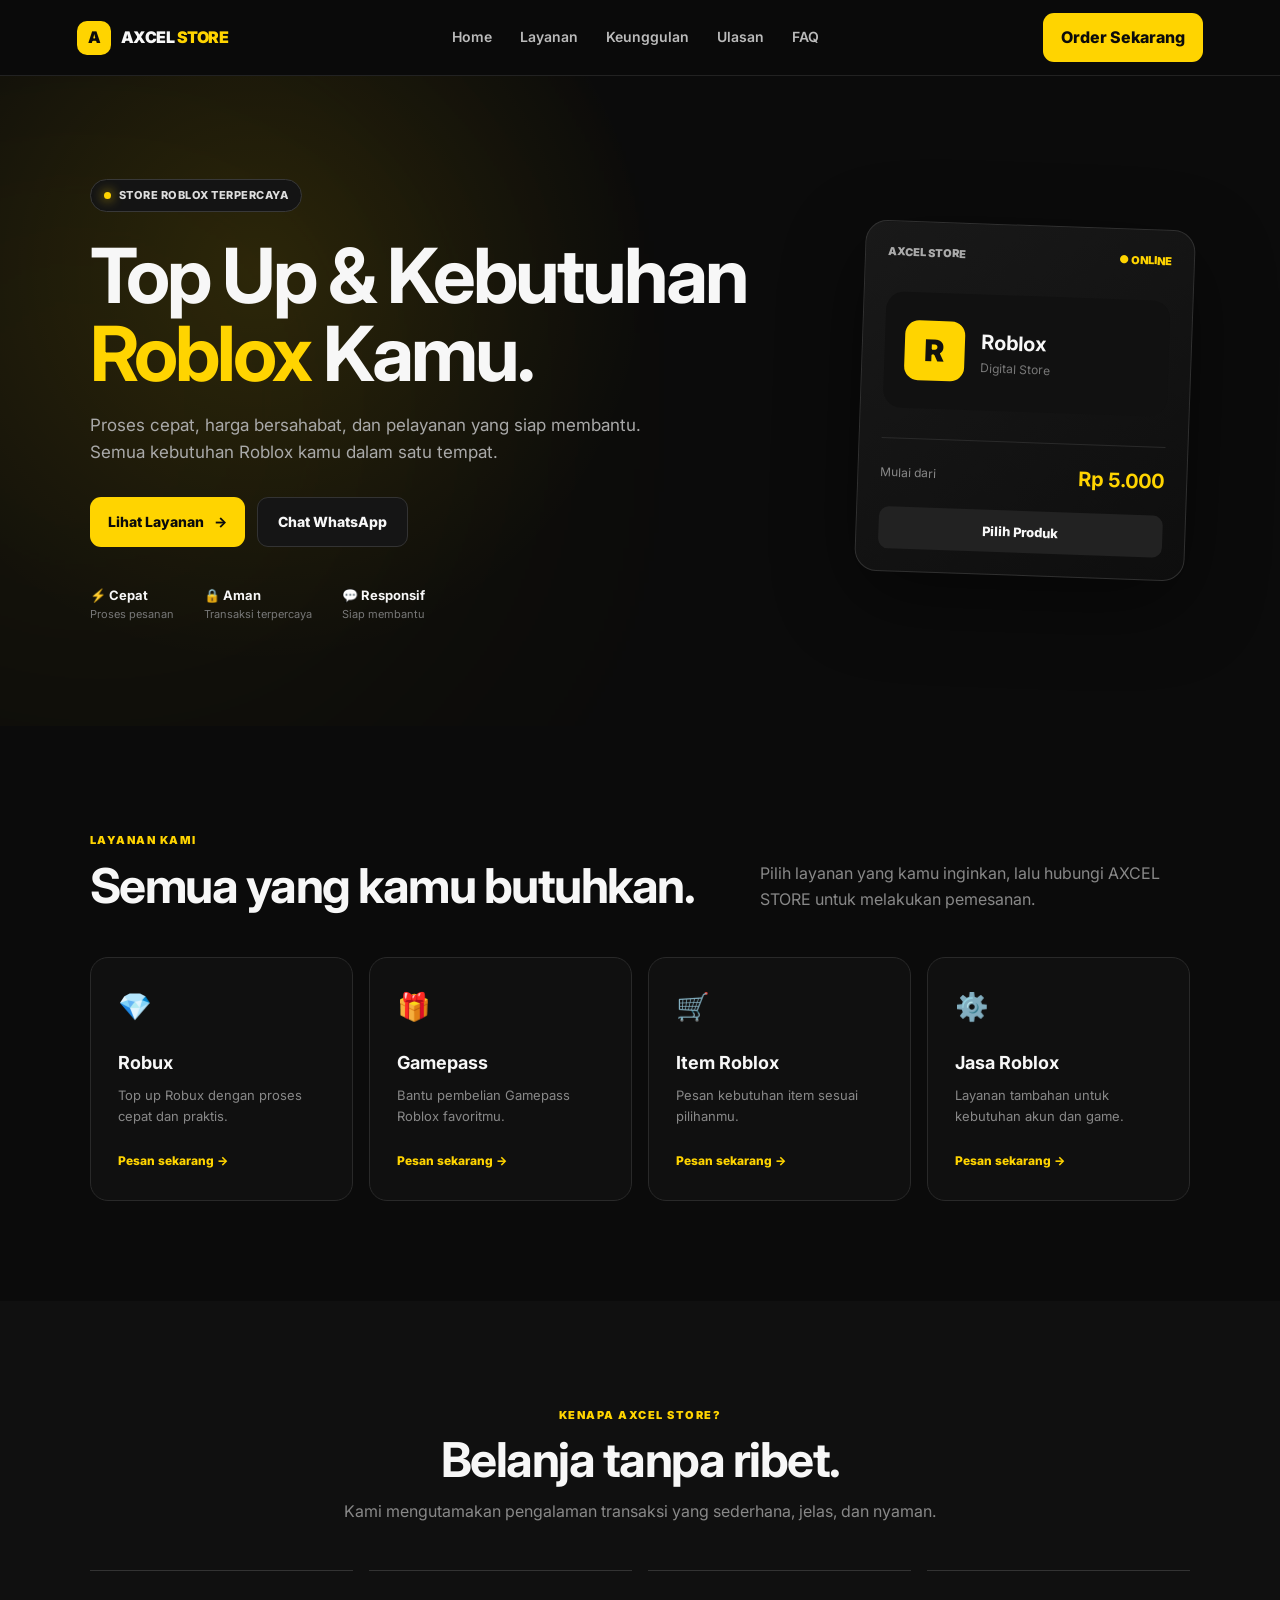
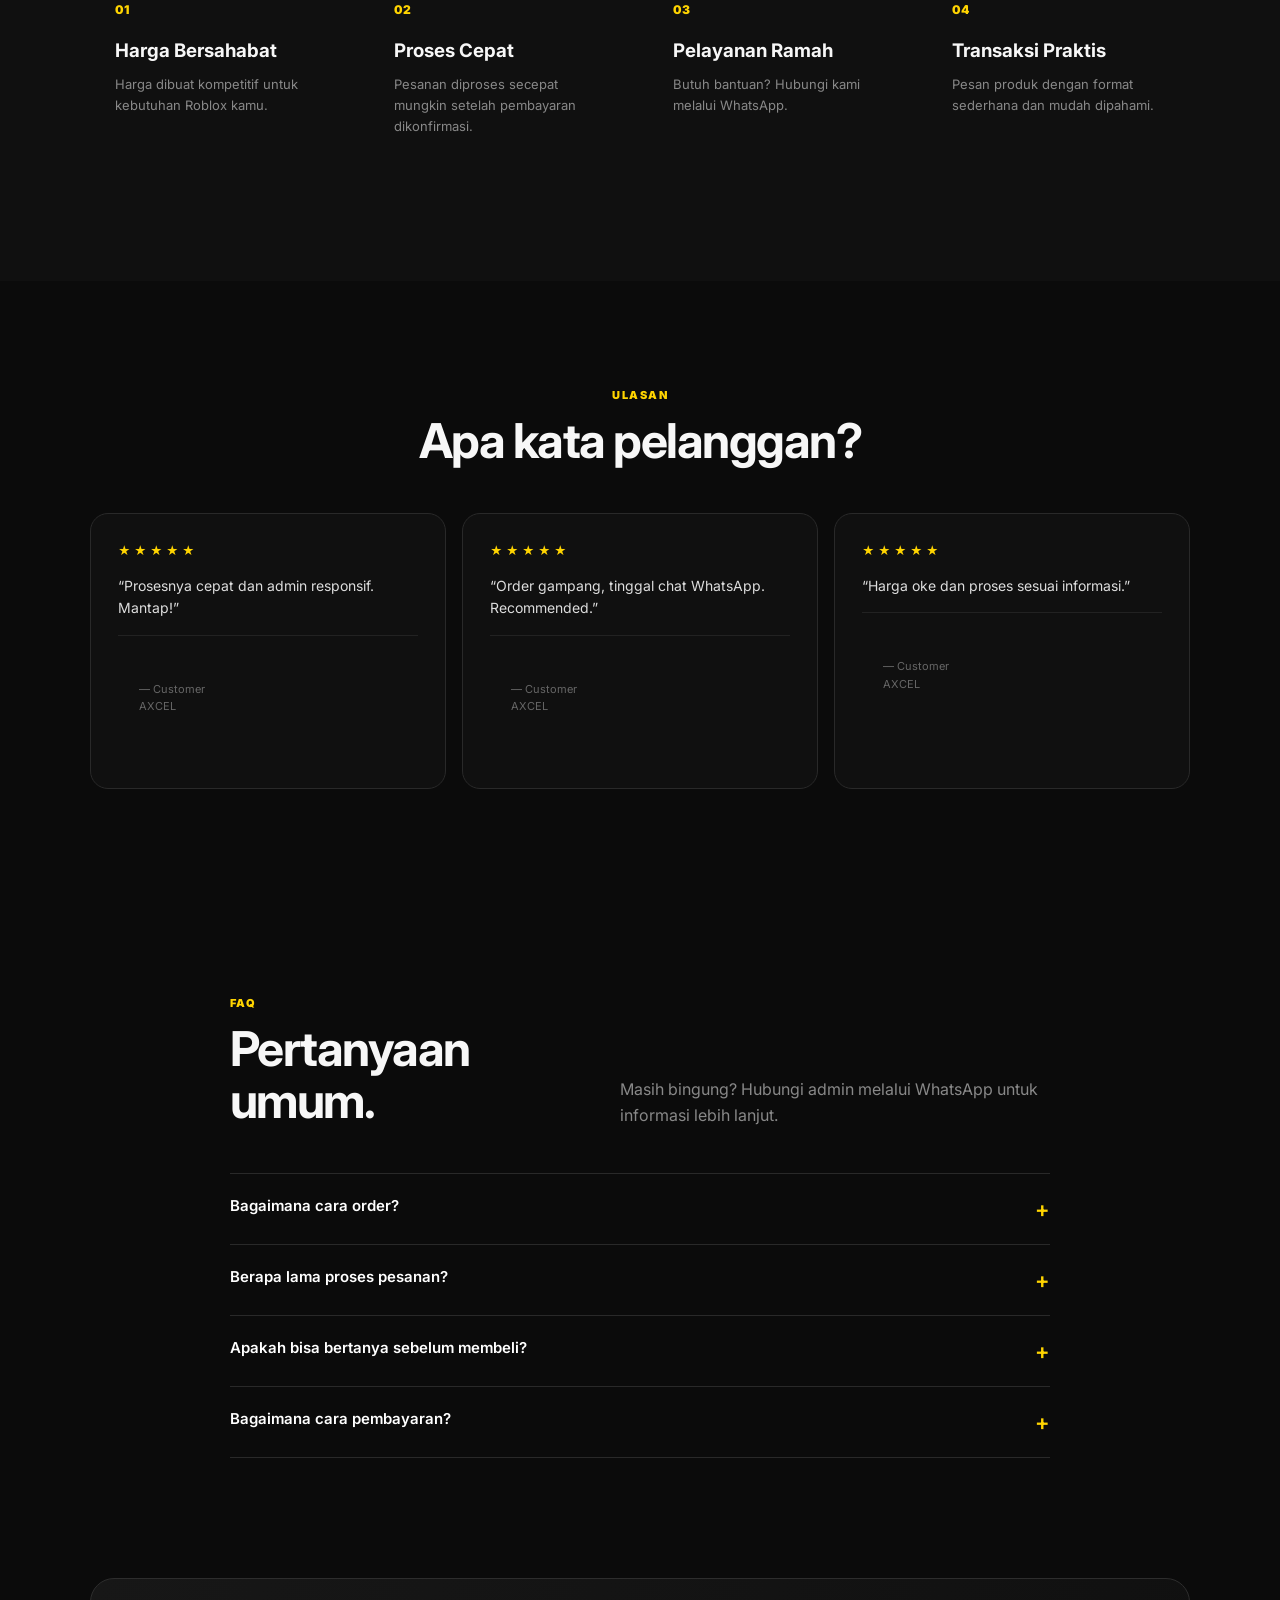
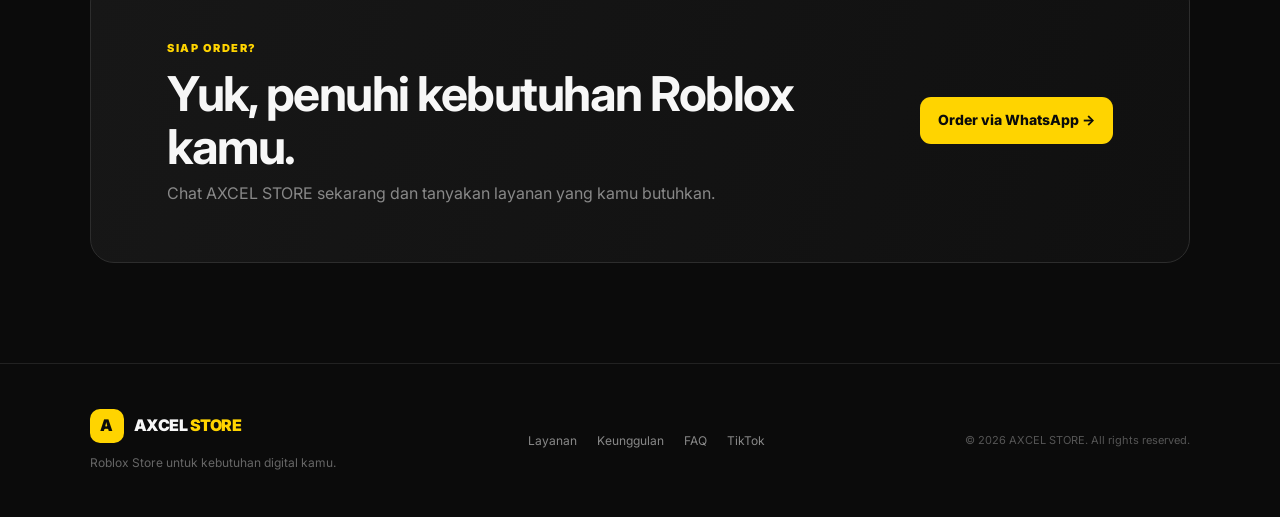
<file: index.html>
<!DOCTYPE html>
<html lang="id">
<head>
  <meta charset="UTF-8">
  <meta name="viewport" content="width=device-width, initial-scale=1.0">
  <meta name="description" content="AXCEL STORE - Roblox Store terpercaya untuk kebutuhan Roblox kamu.">
  <title>AXCEL STORE — Roblox Store</title>
  <link rel="preconnect" href="https://fonts.googleapis.com">
  <link rel="preconnect" href="https://fonts.gstatic.com" crossorigin>
  <link href="https://fonts.googleapis.com/css2?family=Inter:wght@400;500;600;700;800;900&display=swap" rel="stylesheet">
  <link rel="stylesheet" href="style.css">
</head>
<body>
  <header class="navbar">
    <a class="brand" href="#home"><span class="brand-mark">A</span><span>AXCEL<span class="accent"> STORE</span></span></a>
    <nav id="nav">
      <a href="#home">Home</a>
      <a href="#layanan">Layanan</a>
      <a href="#keunggulan">Keunggulan</a>
      <a href="#ulasan">Ulasan</a>
      <a href="#faq">FAQ</a>
    </nav>
    <a class="nav-order" href="https://wa.me/62895414632211?text=Halo%20AXCEL%20STORE%2C%20saya%20ingin%20order." target="_blank" rel="noopener">Order Sekarang</a>
    <button class="menu-btn" id="menuBtn" aria-label="Buka menu">☰</button>
  </header>

  <main>
    <section class="hero" id="home">
      <div class="hero-glow"></div>
      <div class="hero-content">
        <div class="badge"><span class="dot"></span> STORE ROBLOX TERPERCAYA</div>
        <h1>Top Up & Kebutuhan<br><span>Roblox</span> Kamu.</h1>
        <p>Proses cepat, harga bersahabat, dan pelayanan yang siap membantu. Semua kebutuhan Roblox kamu dalam satu tempat.</p>
        <div class="hero-actions">
          <a class="btn primary" href="#layanan">Lihat Layanan <span>→</span></a>
          <a class="btn secondary" href="https://wa.me/62895414632211?text=Halo%20AXCEL%20STORE%2C%20saya%20ingin%20bertanya%20tentang%20produk." target="_blank" rel="noopener">Chat WhatsApp</a>
        </div>
        <div class="trust-row">
          <div><strong>⚡ Cepat</strong><small>Proses pesanan</small></div>
          <div><strong>🔒 Aman</strong><small>Transaksi terpercaya</small></div>
          <div><strong>💬 Responsif</strong><small>Siap membantu</small></div>
        </div>
      </div>
      <div class="hero-card">
        <div class="card-top"><span>AXCEL STORE</span><span class="live">● ONLINE</span></div>
        <div class="roblox-box">
          <div class="cube">R</div>
          <div><b>Roblox</b><span>Digital Store</span></div>
        </div>
        <div class="price-row"><span>Mulai dari</span><strong>Rp 5.000</strong></div>
        <a href="#layanan" class="mini-btn">Pilih Produk</a>
      </div>
    </section>

    <section class="section" id="layanan">
      <div class="section-head">
        <div><span class="eyebrow">LAYANAN KAMI</span><h2>Semua yang kamu butuhkan.</h2></div>
        <p>Pilih layanan yang kamu inginkan, lalu hubungi AXCEL STORE untuk melakukan pemesanan.</p>
      </div>
      <div class="service-grid">
        <article class="service-card">
          <div class="icon">💎</div><h3>Robux</h3><p>Top up Robux dengan proses cepat dan praktis.</p><a href="#" data-order="Robux">Pesan sekarang →</a>
        </article>
        <article class="service-card">
          <div class="icon">🎁</div><h3>Gamepass</h3><p>Bantu pembelian Gamepass Roblox favoritmu.</p><a href="#" data-order="Gamepass">Pesan sekarang →</a>
        </article>
        <article class="service-card">
          <div class="icon">🛒</div><h3>Item Roblox</h3><p>Pesan kebutuhan item sesuai pilihanmu.</p><a href="#" data-order="Item Roblox">Pesan sekarang →</a>
        </article>
        <article class="service-card">
          <div class="icon">⚙️</div><h3>Jasa Roblox</h3><p>Layanan tambahan untuk kebutuhan akun dan game.</p><a href="#" data-order="Jasa Roblox">Pesan sekarang →</a>
        </article>
      </div>
    </section>

    <section class="section dark-section" id="keunggulan">
      <div class="center-head"><span class="eyebrow">KENAPA AXCEL STORE?</span><h2>Belanja tanpa ribet.</h2><p>Kami mengutamakan pengalaman transaksi yang sederhana, jelas, dan nyaman.</p></div>
      <div class="feature-grid">
        <div class="feature"><span>01</span><h3>Harga Bersahabat</h3><p>Harga dibuat kompetitif untuk kebutuhan Roblox kamu.</p></div>
        <div class="feature"><span>02</span><h3>Proses Cepat</h3><p>Pesanan diproses secepat mungkin setelah pembayaran dikonfirmasi.</p></div>
        <div class="feature"><span>03</span><h3>Pelayanan Ramah</h3><p>Butuh bantuan? Hubungi kami melalui WhatsApp.</p></div>
        <div class="feature"><span>04</span><h3>Transaksi Praktis</h3><p>Pesan produk dengan format sederhana dan mudah dipahami.</p></div>
      </div>
    </section>

    <section class="section" id="ulasan">
      <div class="center-head"><span class="eyebrow">ULASAN</span><h2>Apa kata pelanggan?</h2></div>
      <div class="review-grid">
        <blockquote><div class="stars">★★★★★</div><p>“Prosesnya cepat dan admin responsif. Mantap!”</p><footer>— Customer AXCEL</footer></blockquote>
        <blockquote><div class="stars">★★★★★</div><p>“Order gampang, tinggal chat WhatsApp. Recommended.”</p><footer>— Customer AXCEL</footer></blockquote>
        <blockquote><div class="stars">★★★★★</div><p>“Harga oke dan proses sesuai informasi.”</p><footer>— Customer AXCEL</footer></blockquote>
      </div>
    </section>

    <section class="section faq-section" id="faq">
      <div class="section-head">
        <div><span class="eyebrow">FAQ</span><h2>Pertanyaan umum.</h2></div>
        <p>Masih bingung? Hubungi admin melalui WhatsApp untuk informasi lebih lanjut.</p>
      </div>
      <div class="faq-list">
        <div class="faq"><button>Bagaimana cara order?<span>+</span></button><div class="answer">Pilih layanan yang kamu inginkan, lalu klik tombol pesan. Kamu akan diarahkan ke WhatsApp AXCEL STORE.</div></div>
        <div class="faq"><button>Berapa lama proses pesanan?<span>+</span></button><div class="answer">Waktu proses dapat berbeda sesuai jenis layanan. Admin akan memberikan informasi proses saat order.</div></div>
        <div class="faq"><button>Apakah bisa bertanya sebelum membeli?<span>+</span></button><div class="answer">Tentu. Silakan chat WhatsApp untuk menanyakan harga, stok, atau detail layanan terlebih dahulu.</div></div>
        <div class="faq"><button>Bagaimana cara pembayaran?<span>+</span></button><div class="answer">Metode pembayaran dan instruksi akan diberikan oleh admin saat proses pemesanan.</div></div>
      </div>
    </section>

    <section class="cta">
      <div><span class="eyebrow">SIAP ORDER?</span><h2>Yuk, penuhi kebutuhan Roblox kamu.</h2><p>Chat AXCEL STORE sekarang dan tanyakan layanan yang kamu butuhkan.</p></div>
      <a class="btn primary" href="https://wa.me/62895414632211?text=Halo%20AXCEL%20STORE%2C%20saya%20ingin%20order." target="_blank" rel="noopener">Order via WhatsApp →</a>
    </section>
  </main>

  <footer>
    <div><a class="brand" href="#home"><span class="brand-mark">A</span><span>AXCEL<span class="accent"> STORE</span></span></a><p>Roblox Store untuk kebutuhan digital kamu.</p></div>
    <div class="footer-links"><a href="#layanan">Layanan</a><a href="#keunggulan">Keunggulan</a><a href="#faq">FAQ</a><a href="https://www.tiktok.com/@AxcelstoreDIY" target="_blank" rel="noopener">TikTok</a></div>
    <div class="copyright">© <span id="year"></span> AXCEL STORE. All rights reserved.</div>
  </footer>

  <script src="script.js"></script>
</body>
</html>
</file>
<file: style.css>
*{box-sizing:border-box;margin:0;padding:0}html{scroll-behavior:smooth}body{font-family:Inter,Arial,sans-serif;background:#0b0b0b;color:#f7f7f7;line-height:1.6}a{text-decoration:none;color:inherit}.navbar{height:76px;display:flex;align-items:center;justify-content:space-between;padding:0 6%;position:sticky;top:0;z-index:50;background:rgba(11,11,11,.88);backdrop-filter:blur(16px);border-bottom:1px solid #222}.brand{display:flex;align-items:center;gap:10px;font-weight:900;letter-spacing:-.5px}.brand-mark{display:grid;place-items:center;width:34px;height:34px;border-radius:10px;background:#ffd400;color:#0b0b0b;font-weight:900}.accent,.eyebrow{color:#ffd400}.navbar nav{display:flex;gap:28px;color:#bbb;font-size:14px;font-weight:600}.navbar nav a:hover,.footer-links a:hover{color:#ffd400}.nav-order,.btn.primary{background:#ffd400;color:#0b0b0b;font-weight:800;padding:12px 18px;border-radius:11px}.menu-btn{display:none;background:none;border:0;color:#fff;font-size:25px}.hero{min-height:650px;padding:90px 7%;display:flex;align-items:center;justify-content:space-between;gap:60px;position:relative;overflow:hidden;background:radial-gradient(circle at 20% 30%,rgba(255,212,0,.11),transparent 35%)}.hero-glow{position:absolute;width:500px;height:500px;background:#ffd400;filter:blur(180px);opacity:.07;left:-150px}.hero-content{max-width:700px;position:relative}.badge{display:inline-flex;align-items:center;gap:8px;border:1px solid #383838;background:#141414;border-radius:30px;padding:7px 13px;font-size:11px;font-weight:800;letter-spacing:.5px;color:#ddd}.dot{width:7px;height:7px;background:#ffd400;border-radius:50%;box-shadow:0 0 12px #ffd400}.hero h1{font-size:clamp(42px,6vw,76px);line-height:1.02;letter-spacing:-3px;margin:25px 0 20px}.hero h1 span{color:#ffd400}.hero p{color:#a9a9a9;max-width:590px;font-size:17px}.hero-actions{display:flex;gap:12px;margin-top:30px}.btn{display:inline-flex;align-items:center;gap:10px;padding:13px 20px;border-radius:11px;font-weight:800;font-size:14px}.btn.secondary{border:1px solid #333;background:#151515}.btn.secondary:hover{border-color:#ffd400}.trust-row{display:flex;gap:30px;margin-top:38px}.trust-row div{display:flex;flex-direction:column}.trust-row strong{font-size:13px}.trust-row small{color:#777;font-size:11px}.hero-card{width:330px;border:1px solid #303030;background:linear-gradient(145deg,#191919,#0e0e0e);border-radius:22px;padding:22px;box-shadow:0 25px 80px rgba(0,0,0,.45);transform:rotate(2deg)}.card-top,.price-row{display:flex;justify-content:space-between;align-items:center}.card-top{font-size:11px;font-weight:900;color:#aaa}.live{color:#ffd400}.roblox-box{margin:30px 0;padding:28px 20px;border-radius:18px;background:#111;display:flex;align-items:center;gap:16px}.cube{width:60px;height:60px;display:grid;place-items:center;background:#ffd400;color:#111;border-radius:14px;font-size:30px;font-weight:900}.roblox-box div:last-child{display:flex;flex-direction:column}.roblox-box b{font-size:20px}.roblox-box span{color:#777;font-size:12px}.price-row{border-top:1px solid #2a2a2a;padding-top:18px;color:#888;font-size:12px}.price-row strong{font-size:20px;color:#ffd400}.mini-btn{display:block;text-align:center;background:#222;padding:11px;border-radius:10px;margin-top:18px;font-weight:800;font-size:13px}.section{padding:100px 7%;max-width:1300px;margin:auto}.section-head{display:flex;justify-content:space-between;gap:50px;align-items:end;margin-bottom:45px}.section-head h2,.center-head h2,.cta h2{font-size:clamp(30px,4vw,48px);line-height:1.1;letter-spacing:-1.5px;margin-top:8px}.section-head>p{color:#888;max-width:430px}.eyebrow{font-size:11px;font-weight:900;letter-spacing:1.5px}.service-grid,.feature-grid,.review-grid{display:grid;grid-template-columns:repeat(4,1fr);gap:16px}.service-card{padding:27px;border:1px solid #292929;background:#101010;border-radius:18px;transition:.25s}.service-card:hover{transform:translateY(-5px);border-color:#ffd400}.icon{font-size:27px;margin-bottom:20px}.service-card h3{font-size:18px}.service-card p,.feature p,.review-grid p{color:#888;font-size:13px;margin:8px 0 20px}.service-card a{color:#ffd400;font-size:12px;font-weight:800}.dark-section{max-width:none;background:#101010}.dark-section>.feature-grid,.dark-section>.center-head{max-width:1160px;margin-left:auto;margin-right:auto}.center-head{text-align:center;max-width:650px;margin:0 auto 45px}.center-head p{color:#888;margin-top:12px}.feature{padding:25px;border-top:1px solid #333}.feature span{color:#ffd400;font-weight:900;font-size:12px}.feature h3{margin-top:15px}.review-grid{grid-template-columns:repeat(3,1fr)}blockquote{border:1px solid #292929;border-radius:18px;padding:27px;background:#101010}.stars{color:#ffd400;letter-spacing:3px;font-size:12px}.review-grid p{color:#ddd;font-size:14px;margin:15px 0}blockquote footer{font-size:11px;color:#666}.faq-section{max-width:1000px}.faq-list{border-top:1px solid #292929}.faq{border-bottom:1px solid #292929}.faq button{width:100%;background:none;border:0;color:#fff;text-align:left;padding:22px 0;font:600 15px Inter;display:flex;justify-content:space-between;cursor:pointer}.faq button span{color:#ffd400;font-size:22px}.answer{max-height:0;overflow:hidden;color:#888;font-size:13px;transition:max-height .3s ease;padding-right:30px}.faq.open .answer{max-height:100px;padding-bottom:20px}.cta{margin:20px 7% 100px;padding:55px 6%;border-radius:24px;background:linear-gradient(110deg,#171717,#101010);border:1px solid #2d2d2d;display:flex;align-items:center;justify-content:space-between;gap:30px}.cta p{color:#888;margin-top:8px}.cta .btn{white-space:nowrap}footer{padding:45px 7%;border-top:1px solid #222;display:grid;grid-template-columns:1fr 1fr auto;align-items:center;gap:30px}footer p{font-size:12px;color:#666;margin-top:10px}.footer-links{display:flex;gap:20px;font-size:12px;color:#888}.copyright{font-size:11px;color:#555}@media(max-width:850px){.navbar{padding:0 5%}.navbar nav,.nav-order{display:none}.menu-btn{display:block}.navbar nav.active{display:flex;position:absolute;left:0;right:0;top:76px;background:#101010;padding:20px 6%;flex-direction:column;gap:18px;border-bottom:1px solid #222}.hero{padding:70px 6%;flex-direction:column;align-items:flex-start}.hero-card{width:min(100%,360px);align-self:center}.service-grid,.feature-grid{grid-template-columns:1fr 1fr}.review-grid{grid-template-columns:1fr}.section-head,.cta{flex-direction:column;align-items:flex-start}.cta .btn{width:100%;justify-content:center}footer{grid-template-columns:1fr}.footer-links{flex-wrap:wrap}}@media(max-width:520px){.hero h1{letter-spacing:-2px}.trust-row{gap:15px;flex-wrap:wrap}.service-grid,.feature-grid{grid-template-columns:1fr}.section{padding:75px 6%}.cta{margin:10px 6% 75px;padding:35px 25px}.hero-actions{flex-direction:column;width:100%}.hero-actions .btn{justify-content:center}}
</file>
